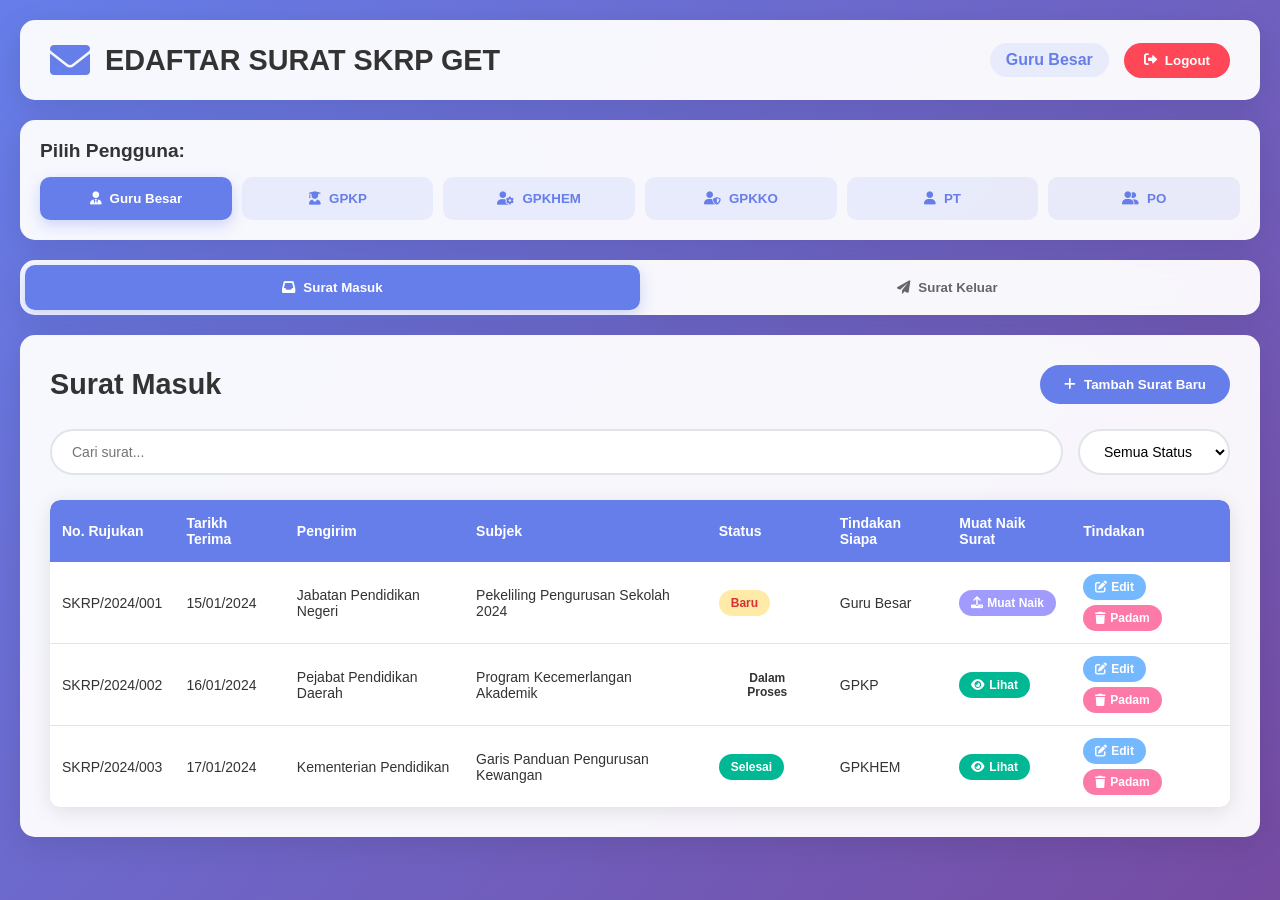
<file: index.html>
<!DOCTYPE html>
<html lang="ms">
<head>
    <meta charset="UTF-8">
    <meta name="viewport" content="width=device-width, initial-scale=1.0">
    <title>EDAFTAR SURAT SKRP GET</title>
    <link rel="stylesheet" href="styles.css">
    <link href="https://cdnjs.cloudflare.com/ajax/libs/font-awesome/6.0.0/css/all.min.css" rel="stylesheet">
</head>
<body>
    <div class="container">
        <!-- Header -->
        <header class="header">
            <div class="logo">
                <i class="fas fa-envelope"></i>
                <h1>EDAFTAR SURAT SKRP GET</h1>
            </div>
            <div class="user-info">
                <span id="currentUser">Guru Besar</span>
                <button id="logoutBtn" class="btn-logout">
                    <i class="fas fa-sign-out-alt"></i> Logout
                </button>
            </div>
        </header>

        <!-- User Selection -->
        <div class="user-selection">
            <h3>Pilih Pengguna:</h3>
            <div class="user-buttons">
                <button class="user-btn active" data-user="Guru Besar">
                    <i class="fas fa-user-tie"></i> Guru Besar
                </button>
                <button class="user-btn" data-user="GPKP">
                    <i class="fas fa-user-graduate"></i> GPKP
                </button>
                <button class="user-btn" data-user="GPKHEM">
                    <i class="fas fa-user-cog"></i> GPKHEM
                </button>
                <button class="user-btn" data-user="GPKKO">
                    <i class="fas fa-user-shield"></i> GPKKO
                </button>
                <button class="user-btn" data-user="PT">
                    <i class="fas fa-user"></i> PT
                </button>
                <button class="user-btn" data-user="PO">
                    <i class="fas fa-user-friends"></i> PO
                </button>
            </div>
        </div>

        <!-- Navigation Tabs -->
        <div class="nav-tabs">
            <button class="tab-btn active" data-tab="surat-masuk">
                <i class="fas fa-inbox"></i> Surat Masuk
            </button>
            <button class="tab-btn" data-tab="surat-keluar">
                <i class="fas fa-paper-plane"></i> Surat Keluar
            </button>
        </div>

        <!-- Main Content -->
        <main class="main-content">
            <!-- Surat Masuk Tab -->
            <div id="surat-masuk" class="tab-content active">
                <div class="content-header">
                    <h2>Surat Masuk</h2>
                    <button id="addSuratMasukBtn" class="btn-primary">
                        <i class="fas fa-plus"></i> Tambah Surat Baru
                    </button>
                </div>
                
                <div class="search-filter">
                    <input type="text" id="searchSuratMasuk" placeholder="Cari surat..." class="search-input">
                    <select id="filterStatusSuratMasuk" class="filter-select">
                        <option value="">Semua Status</option>
                        <option value="Baru">Baru</option>
                        <option value="Dalam Proses">Dalam Proses</option>
                        <option value="Selesai">Selesai</option>
                        <option value="Tolak">Tolak</option>
                    </select>
                </div>

                <div class="table-container">
                    <table id="suratMasukTable" class="data-table">
                        <thead>
                            <tr>
                                <th>No. Rujukan</th>
                                <th>Tarikh Terima</th>
                                <th>Pengirim</th>
                                <th>Subjek</th>
                                <th>Status</th>
                                <th>Tindakan Siapa</th>
                                <th>Muat Naik Surat</th>
                                <th>Tindakan</th>
                            </tr>
                        </thead>
                        <tbody id="suratMasukTableBody">
                            <!-- Data akan dimuatkan secara dinamik -->
                        </tbody>
                    </table>
                </div>
            </div>

            <!-- Surat Keluar Tab -->
            <div id="surat-keluar" class="tab-content">
                <div class="content-header">
                    <h2>Surat Keluar</h2>
                    <button id="addSuratKeluarBtn" class="btn-primary">
                        <i class="fas fa-plus"></i> Tambah Surat Baru
                    </button>
                </div>
                
                <div class="search-filter">
                    <input type="text" id="searchSuratKeluar" placeholder="Cari surat..." class="search-input">
                    <select id="filterStatusSuratKeluar" class="filter-select">
                        <option value="">Semua Status</option>
                        <option value="Draf">Draf</option>
                        <option value="Hantar">Hantar</option>
                        <option value="Selesai">Selesai</option>
                    </select>
                </div>

                <div class="table-container">
                    <table id="suratKeluarTable" class="data-table">
                        <thead>
                            <tr>
                                <th>No. Rujukan</th>
                                <th>Tarikh Terima</th>
                                <th>Pengirim</th>
                                <th>Subjek</th>
                                <th>Status</th>
                                <th>Tindakan Siapa</th>
                                <th>Muat Naik Surat</th>
                                <th>Tindakan</th>
                            </tr>
                        </thead>
                        <tbody id="suratKeluarTableBody">
                            <!-- Data akan dimuatkan secara dinamik -->
                        </tbody>
                    </table>
                </div>
            </div>
        </main>
    </div>

    <!-- Modal untuk Tambah/Edit Surat -->
    <div id="suratModal" class="modal">
        <div class="modal-content">
            <div class="modal-header">
                <h3 id="modalTitle">Tambah Surat Baru</h3>
                <span class="close">&times;</span>
            </div>
            <form id="suratForm">
                <div class="form-group">
                    <label for="noRujukan">No. Rujukan:</label>
                    <input type="text" id="noRujukan" name="noRujukan" required>
                </div>
                
                <div class="form-group">
                    <label for="tarikhTerima">Tarikh Terima:</label>
                    <input type="date" id="tarikhTerima" name="tarikhTerima" required>
                </div>
                
                <div class="form-group">
                    <label for="pengirim">Pengirim:</label>
                    <input type="text" id="pengirim" name="pengirim" required>
                </div>
                
                <div class="form-group">
                    <label for="subjek">Subjek:</label>
                    <textarea id="subjek" name="subjek" rows="3" required></textarea>
                </div>
                
                <div class="form-group">
                    <label for="status">Status:</label>
                    <select id="status" name="status" required>
                        <option value="Baru">Baru</option>
                        <option value="Dalam Proses">Dalam Proses</option>
                        <option value="Selesai">Selesai</option>
                        <option value="Tolak">Tolak</option>
                    </select>
                </div>
                
                <div class="form-group">
                    <label for="tindakanSiapa">Tindakan Siapa:</label>
                    <select id="tindakanSiapa" name="tindakanSiapa" required>
                        <option value="Guru Besar">Guru Besar</option>
                        <option value="GPKP">GPKP</option>
                        <option value="GPKHEM">GPKHEM</option>
                        <option value="GPKKO">GPKKO</option>
                        <option value="PT">PT</option>
                        <option value="PO">PO</option>
                    </select>
                </div>
                
                <div class="form-group">
                    <label for="muatNaikSurat">Muat Naik Surat:</label>
                    <input type="file" id="muatNaikSurat" name="muatNaikSurat" accept=".pdf,.doc,.docx">
                </div>
                
                <div class="form-actions">
                    <button type="submit" class="btn-primary">Simpan</button>
                    <button type="button" class="btn-secondary" onclick="closeModal()">Batal</button>
                </div>
            </form>
        </div>
    </div>

    <!-- Modal untuk Muat Naik Fail -->
    <div id="uploadModal" class="modal">
        <div class="modal-content">
            <div class="modal-header">
                <h3>Muat Naik Fail</h3>
                <span class="close" onclick="closeUploadModal()">&times;</span>
            </div>
            <div class="upload-content">
                <div class="upload-area" id="uploadArea">
                    <i class="fas fa-cloud-upload-alt"></i>
                    <p>Seret fail ke sini atau klik untuk memilih fail</p>
                    <input type="file" id="fileInput" accept=".pdf,.doc,.docx" style="display: none;">
                </div>
                <div class="upload-actions">
                    <button type="button" class="btn-primary" onclick="uploadFile()">Muat Naik</button>
                    <button type="button" class="btn-secondary" onclick="closeUploadModal()">Batal</button>
                </div>
            </div>
        </div>
    </div>

    <script src="config.js"></script>
    <script src="script.js"></script>
</body>
</html>
</file>
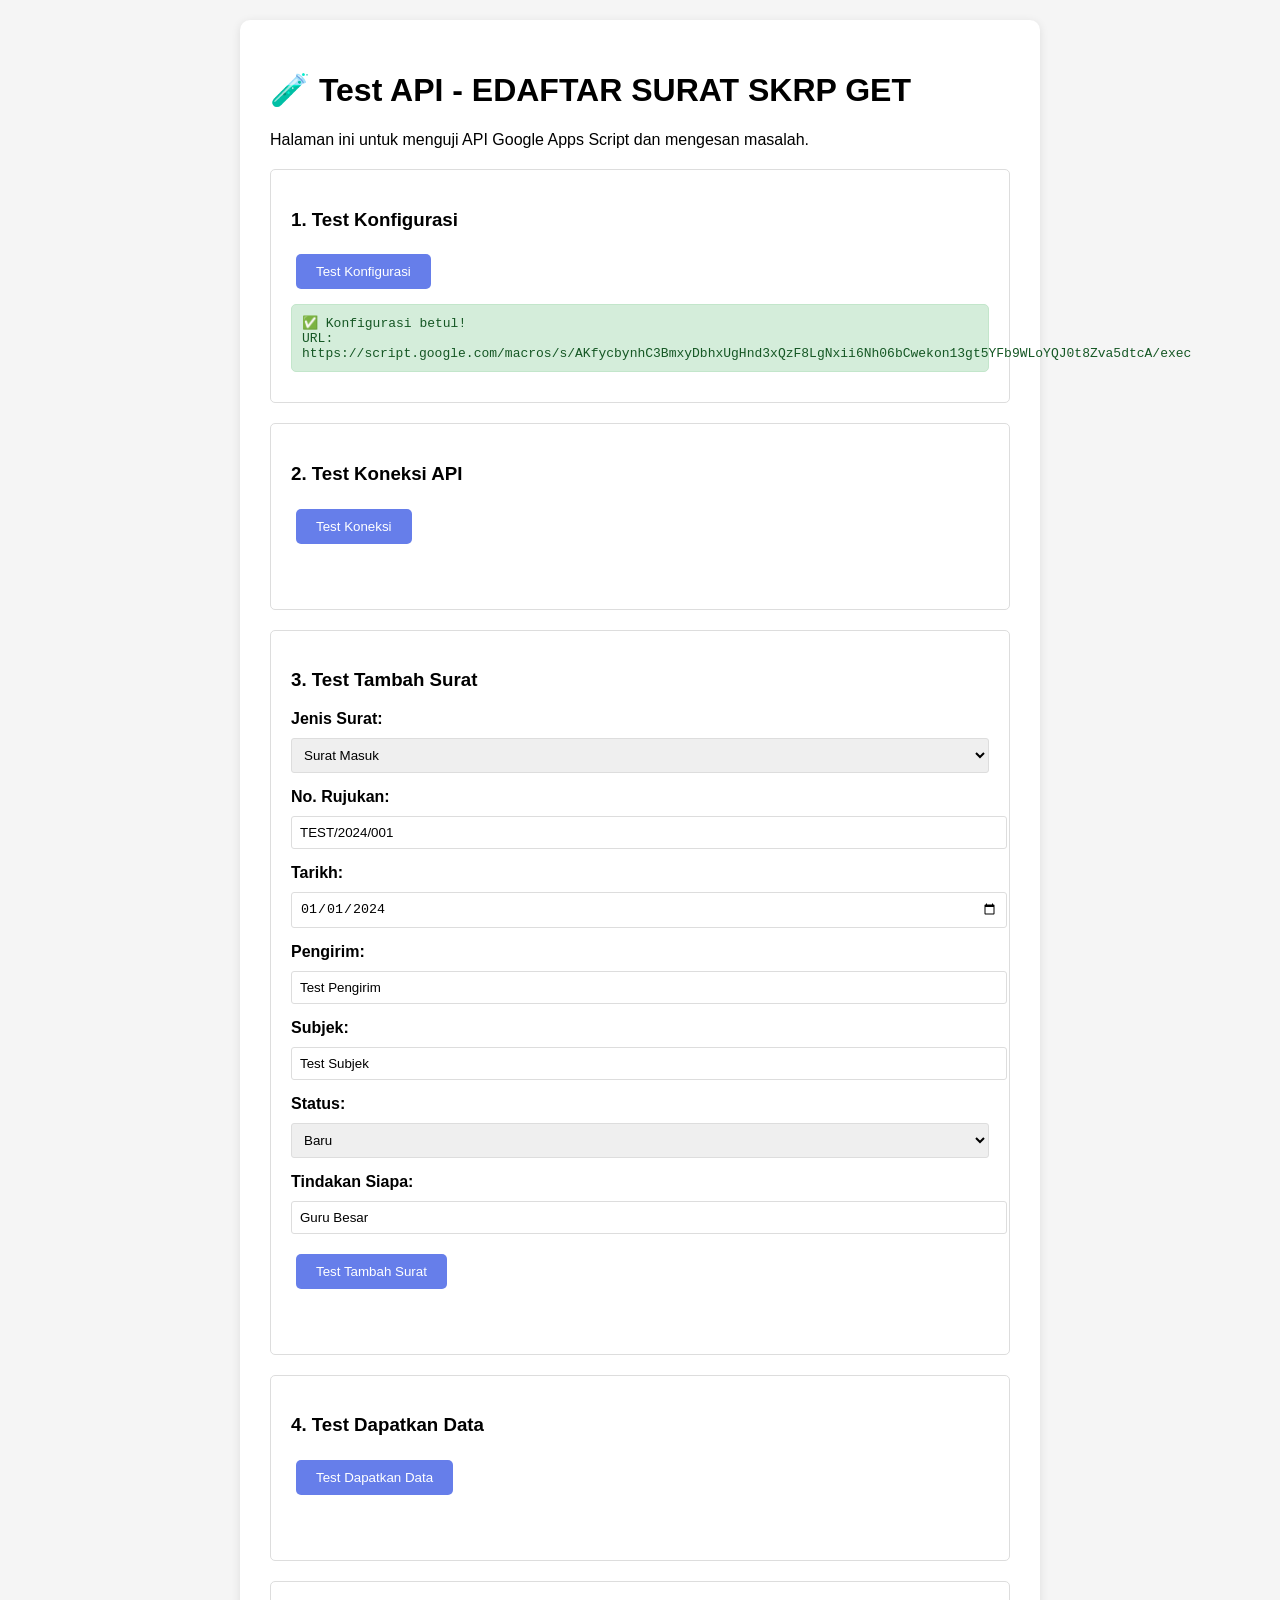
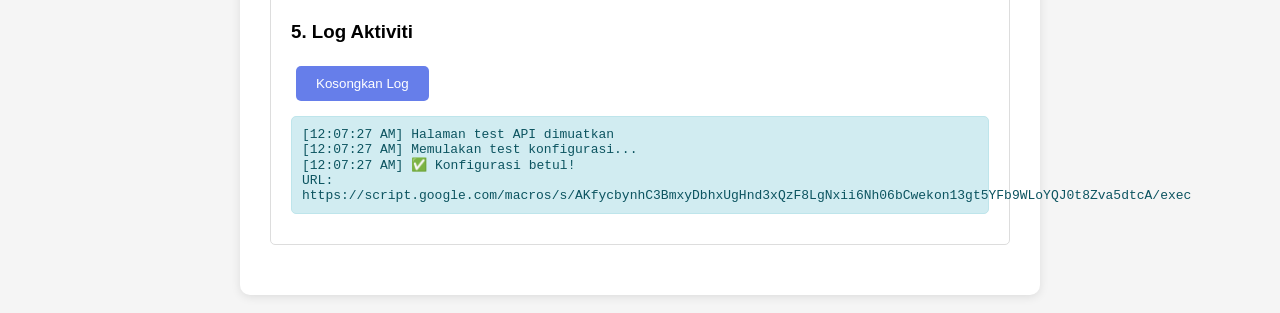
<file: test-api.html>
<!DOCTYPE html>
<html lang="ms">
<head>
    <meta charset="UTF-8">
    <meta name="viewport" content="width=device-width, initial-scale=1.0">
    <title>Test API - EDAFTAR SURAT SKRP GET</title>
    <style>
        body {
            font-family: Arial, sans-serif;
            max-width: 800px;
            margin: 0 auto;
            padding: 20px;
            background: #f5f5f5;
        }
        .container {
            background: white;
            padding: 30px;
            border-radius: 10px;
            box-shadow: 0 2px 10px rgba(0,0,0,0.1);
        }
        .test-section {
            margin: 20px 0;
            padding: 20px;
            border: 1px solid #ddd;
            border-radius: 5px;
        }
        .btn {
            background: #667eea;
            color: white;
            padding: 10px 20px;
            border: none;
            border-radius: 5px;
            cursor: pointer;
            margin: 5px;
        }
        .btn:hover {
            background: #5a6fd8;
        }
        .result {
            margin: 10px 0;
            padding: 10px;
            border-radius: 5px;
            white-space: pre-wrap;
            font-family: monospace;
        }
        .success {
            background: #d4edda;
            border: 1px solid #c3e6cb;
            color: #155724;
        }
        .error {
            background: #f8d7da;
            border: 1px solid #f5c6cb;
            color: #721c24;
        }
        .info {
            background: #d1ecf1;
            border: 1px solid #bee5eb;
            color: #0c5460;
        }
        input, select {
            width: 100%;
            padding: 8px;
            margin: 5px 0;
            border: 1px solid #ddd;
            border-radius: 3px;
        }
        .form-group {
            margin: 10px 0;
        }
        label {
            font-weight: bold;
            display: block;
            margin-bottom: 5px;
        }
    </style>
</head>
<body>
    <div class="container">
        <h1>🧪 Test API - EDAFTAR SURAT SKRP GET</h1>
        <p>Halaman ini untuk menguji API Google Apps Script dan mengesan masalah.</p>

        <!-- Test Konfigurasi -->
        <div class="test-section">
            <h3>1. Test Konfigurasi</h3>
            <button class="btn" onclick="testConfig()">Test Konfigurasi</button>
            <div id="configResult" class="result"></div>
        </div>

        <!-- Test Koneksi API -->
        <div class="test-section">
            <h3>2. Test Koneksi API</h3>
            <button class="btn" onclick="testConnection()">Test Koneksi</button>
            <div id="connectionResult" class="result"></div>
        </div>

        <!-- Test Tambah Surat -->
        <div class="test-section">
            <h3>3. Test Tambah Surat</h3>
            <div class="form-group">
                <label>Jenis Surat:</label>
                <select id="suratType">
                    <option value="surat-masuk">Surat Masuk</option>
                    <option value="surat-keluar">Surat Keluar</option>
                </select>
            </div>
            <div class="form-group">
                <label>No. Rujukan:</label>
                <input type="text" id="noRujukan" value="TEST/2024/001">
            </div>
            <div class="form-group">
                <label>Tarikh:</label>
                <input type="date" id="tarikhTerima" value="2024-01-01">
            </div>
            <div class="form-group">
                <label>Pengirim:</label>
                <input type="text" id="pengirim" value="Test Pengirim">
            </div>
            <div class="form-group">
                <label>Subjek:</label>
                <input type="text" id="subjek" value="Test Subjek">
            </div>
            <div class="form-group">
                <label>Status:</label>
                <select id="status">
                    <option value="Baru">Baru</option>
                    <option value="Dalam Proses">Dalam Proses</option>
                    <option value="Selesai">Selesai</option>
                </select>
            </div>
            <div class="form-group">
                <label>Tindakan Siapa:</label>
                <input type="text" id="tindakanSiapa" value="Guru Besar">
            </div>
            <button class="btn" onclick="testAddSurat()">Test Tambah Surat</button>
            <div id="addResult" class="result"></div>
        </div>

        <!-- Test Dapatkan Data -->
        <div class="test-section">
            <h3>4. Test Dapatkan Data</h3>
            <button class="btn" onclick="testGetData()">Test Dapatkan Data</button>
            <div id="getResult" class="result"></div>
        </div>

        <!-- Log Aktiviti -->
        <div class="test-section">
            <h3>5. Log Aktiviti</h3>
            <button class="btn" onclick="clearLog()">Kosongkan Log</button>
            <div id="activityLog" class="result info"></div>
        </div>
    </div>

    <script>
        // Konfigurasi API
        const API_URL = 'https://script.google.com/macros/s/AKfycbynhC3BmxyDbhxUgHnd3xQzF8LgNxii6Nh06bCwekon13gt5YFb9WLoYQJ0t8Zva5dtcA/exec';
        
        let logMessages = [];

        function log(message, type = 'info') {
            const timestamp = new Date().toLocaleTimeString();
            logMessages.push(`[${timestamp}] ${message}`);
            document.getElementById('activityLog').textContent = logMessages.join('\n');
        }

        function clearLog() {
            logMessages = [];
            document.getElementById('activityLog').textContent = '';
        }

        function showResult(elementId, message, type = 'info') {
            const element = document.getElementById(elementId);
            element.textContent = message;
            element.className = `result ${type}`;
            log(message, type);
        }

        // Test 1: Konfigurasi
        function testConfig() {
            log('Memulakan test konfigurasi...');
            
            if (!API_URL || API_URL.includes('YOUR_SCRIPT_ID')) {
                showResult('configResult', '❌ ERROR: URL Google Apps Script tidak dikonfigurasi dengan betul!', 'error');
                return;
            }

            showResult('configResult', `✅ Konfigurasi betul!\nURL: ${API_URL}`, 'success');
        }

        // Test 2: Koneksi API
        function testConnection() {
            log('Memulakan test koneksi API...');
            
            fetch(API_URL, {
                method: 'POST',
                headers: {
                    'Content-Type': 'application/json',
                },
                body: JSON.stringify({
                    action: 'test',
                    message: 'Test connection'
                })
            })
            .then(response => {
                log(`Response status: ${response.status}`);
                return response.json();
            })
            .then(data => {
                showResult('connectionResult', `✅ Koneksi berjaya!\nResponse: ${JSON.stringify(data, null, 2)}`, 'success');
            })
            .catch(error => {
                showResult('connectionResult', `❌ Error koneksi: ${error.message}`, 'error');
            });
        }

        // Test 3: Tambah Surat
        function testAddSurat() {
            log('Memulakan test tambah surat...');
            
            const suratData = {
                action: 'add',
                suratType: document.getElementById('suratType').value,
                suratData: {
                    noRujukan: document.getElementById('noRujukan').value,
                    tarikhTerima: document.getElementById('tarikhTerima').value,
                    pengirim: document.getElementById('pengirim').value,
                    subjek: document.getElementById('subjek').value,
                    status: document.getElementById('status').value,
                    tindakanSiapa: document.getElementById('tindakanSiapa').value,
                    failSurat: null
                },
                user: 'Guru Besar',
                timestamp: new Date().toISOString()
            };

            log(`Data yang akan dihantar: ${JSON.stringify(suratData, null, 2)}`);

            fetch(API_URL, {
                method: 'POST',
                headers: {
                    'Content-Type': 'application/json',
                },
                body: JSON.stringify(suratData)
            })
            .then(response => {
                log(`Response status: ${response.status}`);
                return response.json();
            })
            .then(data => {
                if (data.success) {
                    showResult('addResult', `✅ Surat berjaya ditambah!\nResponse: ${JSON.stringify(data, null, 2)}`, 'success');
                } else {
                    showResult('addResult', `❌ Gagal menambah surat: ${data.message}`, 'error');
                }
            })
            .catch(error => {
                showResult('addResult', `❌ Error API: ${error.message}`, 'error');
            });
        }

        // Test 4: Dapatkan Data
        function testGetData() {
            log('Memulakan test dapatkan data...');
            
            const suratType = document.getElementById('suratType').value;
            const url = `${API_URL}?action=get&type=${suratType}`;

            fetch(url)
            .then(response => {
                log(`Response status: ${response.status}`);
                return response.json();
            })
            .then(data => {
                if (data.success) {
                    showResult('getResult', `✅ Data berjaya diperoleh!\nJumlah surat: ${data.data.length}\nData: ${JSON.stringify(data.data, null, 2)}`, 'success');
                } else {
                    showResult('getResult', `❌ Gagal mendapatkan data: ${data.message}`, 'error');
                }
            })
            .catch(error => {
                showResult('getResult', `❌ Error API: ${error.message}`, 'error');
            });
        }

        // Auto-test pada load
        window.onload = function() {
            log('Halaman test API dimuatkan');
            testConfig();
        };
    </script>
</body>
</html>
</file>
<file: styles.css>
/* Reset dan Base Styles */
* {
    margin: 0;
    padding: 0;
    box-sizing: border-box;
}

body {
    font-family: 'Segoe UI', Tahoma, Geneva, Verdana, sans-serif;
    background: linear-gradient(135deg, #667eea 0%, #764ba2 100%);
    min-height: 100vh;
    color: #333;
}

.container {
    max-width: 1400px;
    margin: 0 auto;
    padding: 20px;
}

/* Header Styles */
.header {
    background: rgba(255, 255, 255, 0.95);
    backdrop-filter: blur(10px);
    border-radius: 15px;
    padding: 20px 30px;
    margin-bottom: 20px;
    display: flex;
    justify-content: space-between;
    align-items: center;
    box-shadow: 0 8px 32px rgba(0, 0, 0, 0.1);
}

.logo {
    display: flex;
    align-items: center;
    gap: 15px;
}

.logo i {
    font-size: 2.5rem;
    color: #667eea;
}

.logo h1 {
    font-size: 1.8rem;
    font-weight: 700;
    color: #333;
    margin: 0;
}

.user-info {
    display: flex;
    align-items: center;
    gap: 15px;
}

#currentUser {
    font-weight: 600;
    color: #667eea;
    padding: 8px 16px;
    background: rgba(102, 126, 234, 0.1);
    border-radius: 20px;
}

.btn-logout {
    background: #ff4757;
    color: white;
    border: none;
    padding: 10px 20px;
    border-radius: 25px;
    cursor: pointer;
    font-weight: 600;
    transition: all 0.3s ease;
    display: flex;
    align-items: center;
    gap: 8px;
}

.btn-logout:hover {
    background: #ff3742;
    transform: translateY(-2px);
    box-shadow: 0 5px 15px rgba(255, 71, 87, 0.3);
}

/* User Selection Styles */
.user-selection {
    background: rgba(255, 255, 255, 0.95);
    backdrop-filter: blur(10px);
    border-radius: 15px;
    padding: 20px;
    margin-bottom: 20px;
    box-shadow: 0 8px 32px rgba(0, 0, 0, 0.1);
}

.user-selection h3 {
    margin-bottom: 15px;
    color: #333;
    font-size: 1.2rem;
}

.user-buttons {
    display: grid;
    grid-template-columns: repeat(auto-fit, minmax(150px, 1fr));
    gap: 10px;
}

.user-btn {
    background: rgba(102, 126, 234, 0.1);
    border: 2px solid transparent;
    padding: 12px 20px;
    border-radius: 10px;
    cursor: pointer;
    font-weight: 600;
    color: #667eea;
    transition: all 0.3s ease;
    display: flex;
    align-items: center;
    justify-content: center;
    gap: 8px;
}

.user-btn:hover {
    background: rgba(102, 126, 234, 0.2);
    transform: translateY(-2px);
}

.user-btn.active {
    background: #667eea;
    color: white;
    border-color: #667eea;
    box-shadow: 0 5px 15px rgba(102, 126, 234, 0.3);
}

/* Navigation Tabs */
.nav-tabs {
    display: flex;
    background: rgba(255, 255, 255, 0.95);
    backdrop-filter: blur(10px);
    border-radius: 15px;
    padding: 5px;
    margin-bottom: 20px;
    box-shadow: 0 8px 32px rgba(0, 0, 0, 0.1);
}

.tab-btn {
    flex: 1;
    background: transparent;
    border: none;
    padding: 15px 20px;
    border-radius: 10px;
    cursor: pointer;
    font-weight: 600;
    color: #666;
    transition: all 0.3s ease;
    display: flex;
    align-items: center;
    justify-content: center;
    gap: 8px;
}

.tab-btn:hover {
    background: rgba(102, 126, 234, 0.1);
    color: #667eea;
}

.tab-btn.active {
    background: #667eea;
    color: white;
    box-shadow: 0 5px 15px rgba(102, 126, 234, 0.3);
}

/* Main Content */
.main-content {
    background: rgba(255, 255, 255, 0.95);
    backdrop-filter: blur(10px);
    border-radius: 15px;
    padding: 30px;
    box-shadow: 0 8px 32px rgba(0, 0, 0, 0.1);
}

.tab-content {
    display: none;
}

.tab-content.active {
    display: block;
}

.content-header {
    display: flex;
    justify-content: space-between;
    align-items: center;
    margin-bottom: 25px;
}

.content-header h2 {
    color: #333;
    font-size: 1.8rem;
    font-weight: 700;
}

.btn-primary {
    background: #667eea;
    color: white;
    border: none;
    padding: 12px 24px;
    border-radius: 25px;
    cursor: pointer;
    font-weight: 600;
    transition: all 0.3s ease;
    display: flex;
    align-items: center;
    gap: 8px;
}

.btn-primary:hover {
    background: #5a6fd8;
    transform: translateY(-2px);
    box-shadow: 0 5px 15px rgba(102, 126, 234, 0.3);
}

/* Search and Filter */
.search-filter {
    display: flex;
    gap: 15px;
    margin-bottom: 25px;
    flex-wrap: wrap;
}

.search-input {
    flex: 1;
    min-width: 250px;
    padding: 12px 20px;
    border: 2px solid #e1e5e9;
    border-radius: 25px;
    font-size: 14px;
    transition: all 0.3s ease;
}

.search-input:focus {
    outline: none;
    border-color: #667eea;
    box-shadow: 0 0 0 3px rgba(102, 126, 234, 0.1);
}

.filter-select {
    padding: 12px 20px;
    border: 2px solid #e1e5e9;
    border-radius: 25px;
    font-size: 14px;
    background: white;
    cursor: pointer;
    transition: all 0.3s ease;
}

.filter-select:focus {
    outline: none;
    border-color: #667eea;
    box-shadow: 0 0 0 3px rgba(102, 126, 234, 0.1);
}

/* Table Styles */
.table-container {
    overflow-x: auto;
    border-radius: 10px;
    box-shadow: 0 4px 20px rgba(0, 0, 0, 0.1);
}

.data-table {
    width: 100%;
    border-collapse: collapse;
    background: white;
    border-radius: 10px;
    overflow: hidden;
}

.data-table th {
    background: #667eea;
    color: white;
    padding: 15px 12px;
    text-align: left;
    font-weight: 600;
    font-size: 14px;
}

.data-table td {
    padding: 12px;
    border-bottom: 1px solid #e1e5e9;
    font-size: 14px;
}

.data-table tbody tr:hover {
    background: rgba(102, 126, 234, 0.05);
}

.data-table tbody tr:last-child td {
    border-bottom: none;
}

/* Status Badges */
.status-badge {
    padding: 6px 12px;
    border-radius: 20px;
    font-size: 12px;
    font-weight: 600;
    text-align: center;
    display: inline-block;
}

.status-baru {
    background: #ffeaa7;
    color: #d63031;
}

.status-proses {
    background: #74b9ff;
    color: white;
}

.status-selesai {
    background: #00b894;
    color: white;
}

.status-tolak {
    background: #fd79a8;
    color: white;
}

.status-draf {
    background: #a29bfe;
    color: white;
}

.status-hantar {
    background: #fdcb6e;
    color: #2d3436;
}

/* Action Buttons */
.action-buttons {
    display: flex;
    gap: 5px;
    flex-wrap: wrap;
}

.btn-edit, .btn-delete, .btn-view, .btn-upload {
    padding: 6px 12px;
    border: none;
    border-radius: 15px;
    cursor: pointer;
    font-size: 12px;
    font-weight: 600;
    transition: all 0.3s ease;
    display: flex;
    align-items: center;
    gap: 4px;
}

.btn-edit {
    background: #74b9ff;
    color: white;
}

.btn-edit:hover {
    background: #0984e3;
    transform: translateY(-1px);
}

.btn-delete {
    background: #fd79a8;
    color: white;
}

.btn-delete:hover {
    background: #e84393;
    transform: translateY(-1px);
}

.btn-view {
    background: #00b894;
    color: white;
}

.btn-view:hover {
    background: #00a085;
    transform: translateY(-1px);
}

.btn-upload {
    background: #a29bfe;
    color: white;
}

.btn-upload:hover {
    background: #6c5ce7;
    transform: translateY(-1px);
}

/* Modal Styles */
.modal {
    display: none;
    position: fixed;
    z-index: 1000;
    left: 0;
    top: 0;
    width: 100%;
    height: 100%;
    background-color: rgba(0, 0, 0, 0.5);
    backdrop-filter: blur(5px);
}

.modal-content {
    background: white;
    margin: 5% auto;
    padding: 0;
    border-radius: 15px;
    width: 90%;
    max-width: 600px;
    box-shadow: 0 20px 60px rgba(0, 0, 0, 0.3);
    animation: modalSlideIn 0.3s ease;
}

@keyframes modalSlideIn {
    from {
        opacity: 0;
        transform: translateY(-50px);
    }
    to {
        opacity: 1;
        transform: translateY(0);
    }
}

.modal-header {
    background: #667eea;
    color: white;
    padding: 20px 30px;
    border-radius: 15px 15px 0 0;
    display: flex;
    justify-content: space-between;
    align-items: center;
}

.modal-header h3 {
    margin: 0;
    font-size: 1.3rem;
}

.close {
    color: white;
    font-size: 28px;
    font-weight: bold;
    cursor: pointer;
    transition: all 0.3s ease;
}

.close:hover {
    color: #ddd;
    transform: scale(1.1);
}

/* Form Styles */
#suratForm {
    padding: 30px;
}

.form-group {
    margin-bottom: 20px;
}

.form-group label {
    display: block;
    margin-bottom: 8px;
    font-weight: 600;
    color: #333;
}

.form-group input,
.form-group select,
.form-group textarea {
    width: 100%;
    padding: 12px 15px;
    border: 2px solid #e1e5e9;
    border-radius: 8px;
    font-size: 14px;
    transition: all 0.3s ease;
}

.form-group input:focus,
.form-group select:focus,
.form-group textarea:focus {
    outline: none;
    border-color: #667eea;
    box-shadow: 0 0 0 3px rgba(102, 126, 234, 0.1);
}

.form-actions {
    display: flex;
    gap: 15px;
    justify-content: flex-end;
    margin-top: 30px;
}

.btn-secondary {
    background: #95a5a6;
    color: white;
    border: none;
    padding: 12px 24px;
    border-radius: 25px;
    cursor: pointer;
    font-weight: 600;
    transition: all 0.3s ease;
}

.btn-secondary:hover {
    background: #7f8c8d;
    transform: translateY(-2px);
}

/* Upload Modal Styles */
.upload-content {
    padding: 30px;
}

.upload-area {
    border: 3px dashed #667eea;
    border-radius: 15px;
    padding: 40px;
    text-align: center;
    margin-bottom: 20px;
    cursor: pointer;
    transition: all 0.3s ease;
}

.upload-area:hover {
    border-color: #5a6fd8;
    background: rgba(102, 126, 234, 0.05);
}

.upload-area i {
    font-size: 3rem;
    color: #667eea;
    margin-bottom: 15px;
}

.upload-area p {
    color: #666;
    font-size: 16px;
}

.upload-actions {
    display: flex;
    gap: 15px;
    justify-content: center;
}

/* Responsive Design */
@media (max-width: 768px) {
    .container {
        padding: 10px;
    }
    
    .header {
        flex-direction: column;
        gap: 15px;
        text-align: center;
    }
    
    .logo h1 {
        font-size: 1.4rem;
    }
    
    .user-buttons {
        grid-template-columns: repeat(2, 1fr);
    }
    
    .nav-tabs {
        flex-direction: column;
    }
    
    .content-header {
        flex-direction: column;
        gap: 15px;
        text-align: center;
    }
    
    .search-filter {
        flex-direction: column;
    }
    
    .modal-content {
        width: 95%;
        margin: 10% auto;
    }
    
    .form-actions {
        flex-direction: column;
    }
    
    .action-buttons {
        flex-direction: column;
    }
}

@media (max-width: 480px) {
    .user-buttons {
        grid-template-columns: 1fr;
    }
    
    .logo h1 {
        font-size: 1.2rem;
    }
    
    .data-table th,
    .data-table td {
        padding: 8px 6px;
        font-size: 12px;
    }
}

/* Loading Animation */
.loading {
    display: inline-block;
    width: 20px;
    height: 20px;
    border: 3px solid rgba(255, 255, 255, 0.3);
    border-radius: 50%;
    border-top-color: #fff;
    animation: spin 1s ease-in-out infinite;
}

@keyframes spin {
    to { transform: rotate(360deg); }
}

/* Empty State */
.empty-state {
    text-align: center;
    padding: 60px 20px;
    color: #666;
}

.empty-state i {
    font-size: 4rem;
    color: #ddd;
    margin-bottom: 20px;
}

.empty-state h3 {
    margin-bottom: 10px;
    color: #999;
}

.empty-state p {
    color: #bbb;
}
</file>
